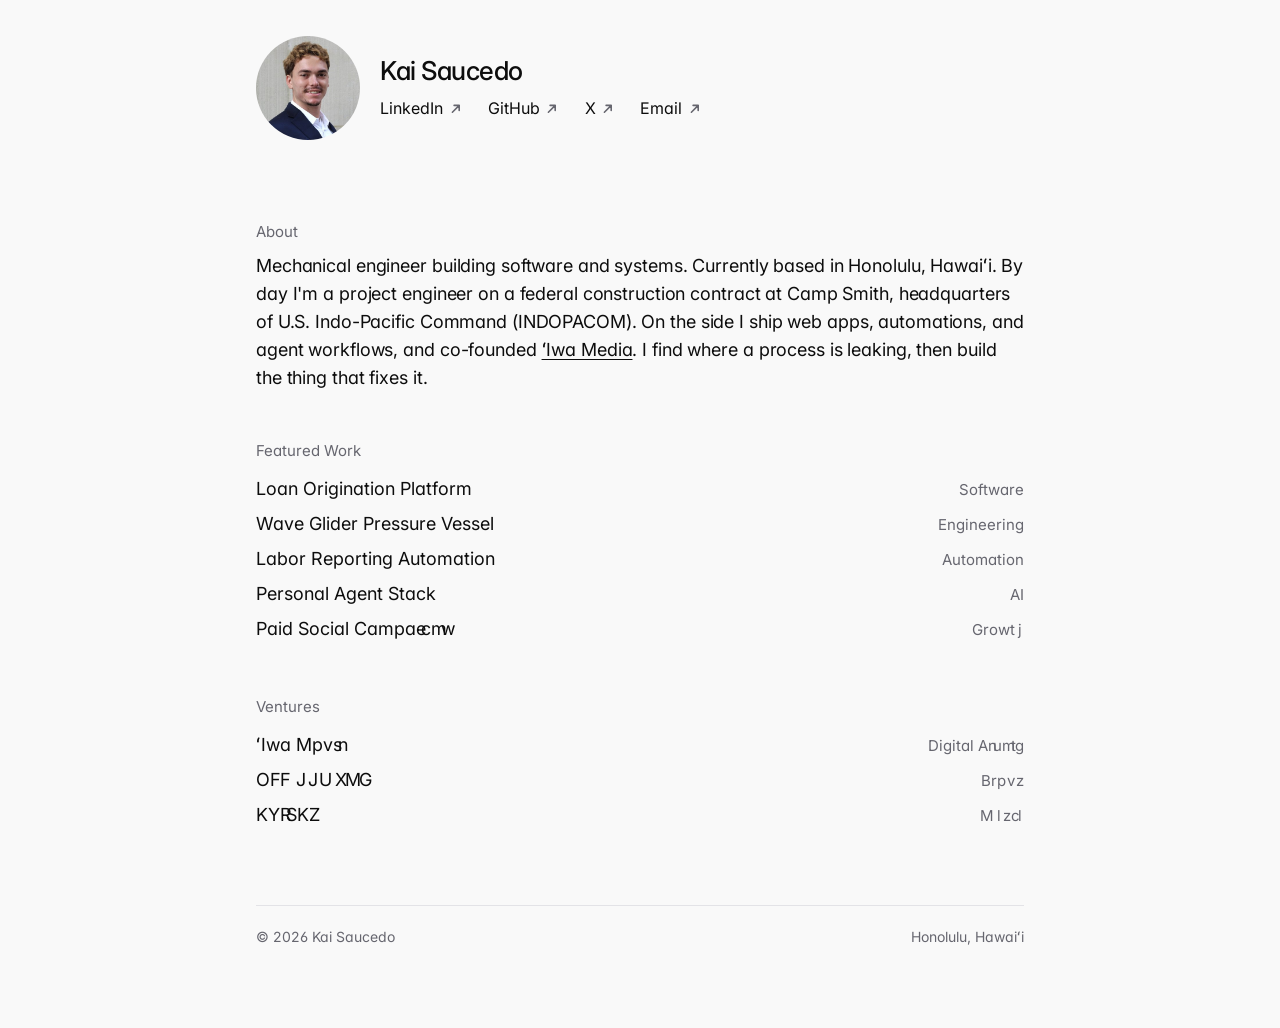
<file: index.html>
<!DOCTYPE html>
<html lang="en">
<head>
<meta charset="UTF-8">
<meta name="viewport" content="width=device-width, initial-scale=1.0, viewport-fit=cover">
<title>Kai Saucedo</title>
<meta name="description" content="Kai Saucedo, mechanical engineer building software, automations, and agent workflows in Honolulu.">
<meta name="claude:viewport-fit-sides" content="cover">
<link rel="preconnect" href="https://fonts.googleapis.com">
<link rel="preconnect" href="https://fonts.gstatic.com" crossorigin>
<link rel="stylesheet" href="https://fonts.googleapis.com/css2?family=Inter:wght@400;500;600&display=swap">
<link rel="stylesheet" href="style.css">
<script>(function(){var r=document.documentElement;if(!(window.matchMedia&&matchMedia('(prefers-reduced-motion: reduce)').matches)){r.classList.add('scramble-pending');setTimeout(function(){r.classList.remove('scramble-pending')},2500);}})();</script>
</head>
<body>
<main class="wrap">
<header class="hero">
<img class="headshot" src="headshot.jpg" width="104" height="104" alt="Kai Saucedo">
<div class="hero-text">
<p class="name">Kai Saucedo</p>
<ul class="links"><li><a href="https://linkedin.com/in/kaisaucedo" target="_blank" rel="noopener"><span>LinkedIn</span><svg viewBox="0 0 12 12" aria-hidden="true"><path d="M3 9 9 3M4.5 3H9v4.5"/></svg></a></li><li><a href="https://github.com/ka1saucedo" target="_blank" rel="noopener"><span>GitHub</span><svg viewBox="0 0 12 12" aria-hidden="true"><path d="M3 9 9 3M4.5 3H9v4.5"/></svg></a></li><li><a href="https://x.com/ka1saucedo" target="_blank" rel="noopener"><span>X</span><svg viewBox="0 0 12 12" aria-hidden="true"><path d="M3 9 9 3M4.5 3H9v4.5"/></svg></a></li><li><a href="mailto:ka1saucedo@outlook.com"><span>Email</span><svg viewBox="0 0 12 12" aria-hidden="true"><path d="M3 9 9 3M4.5 3H9v4.5"/></svg></a></li></ul>
</div>
</header>
<p class="group-label">About</p>
<p class="intro" data-scramble data-delay="120" data-duration="1300">Mechanical engineer building software and systems. Currently based in Honolulu, Hawaiʻi. By day I'm a project engineer on a federal construction contract at Camp Smith, headquarters of U.S. Indo-Pacific Command (INDOPACOM). On the side I ship web apps, automations, and agent workflows, and co-founded <a class="inline-link" href="https://iwamedia.com" target="_blank" rel="noopener">ʻIwa Media</a>. I find where a process is leaking, then build the thing that fixes it.</p>
<p class="group-label">Featured Work</p><ul class="work"><li><a href="lending.html"><span class="title" data-scramble data-delay="700" data-duration="520">Loan Origination Platform</span><span class="tag" data-scramble data-delay="760" data-duration="460">Software</span></a></li><li><a href="capstone.html"><span class="title" data-scramble data-delay="770" data-duration="520">Wave Glider Pressure Vessel</span><span class="tag" data-scramble data-delay="830" data-duration="460">Engineering</span></a></li><li><a href="automation.html"><span class="title" data-scramble data-delay="840" data-duration="520">Labor Reporting Automation</span><span class="tag" data-scramble data-delay="900" data-duration="460">Automation</span></a></li><li><a href="agents.html"><span class="title" data-scramble data-delay="910" data-duration="520">Personal Agent Stack</span><span class="tag" data-scramble data-delay="970" data-duration="460">AI</span></a></li><li><a href="growth.html"><span class="title" data-scramble data-delay="980" data-duration="520">Paid Social Campaigns</span><span class="tag" data-scramble data-delay="1040" data-duration="460">Growth</span></a></li></ul><p class="group-label">Ventures</p><ul class="work"><li><a href="iwa-media.html"><span class="title" data-scramble data-delay="1080" data-duration="520">ʻIwa Media</span><span class="tag" data-scramble data-delay="1140" data-duration="460">Digital Studio</span></a></li><li><a href="off-the-top.html"><span class="title" data-scramble data-delay="1150" data-duration="520">OFF THE TOP</span><span class="tag" data-scramble data-delay="1210" data-duration="460">Brand</span></a></li><li><a href="kaikai.html"><span class="title" data-scramble data-delay="1220" data-duration="520">KAIKAI</span><span class="tag" data-scramble data-delay="1280" data-duration="460">Music</span></a></li></ul>
<footer class="foot"><span>&copy; 2026 Kai Saucedo</span><span>Honolulu, Hawaiʻi</span></footer>
</main>
<script src="site.js"></script>
</body>
</html>
</file>
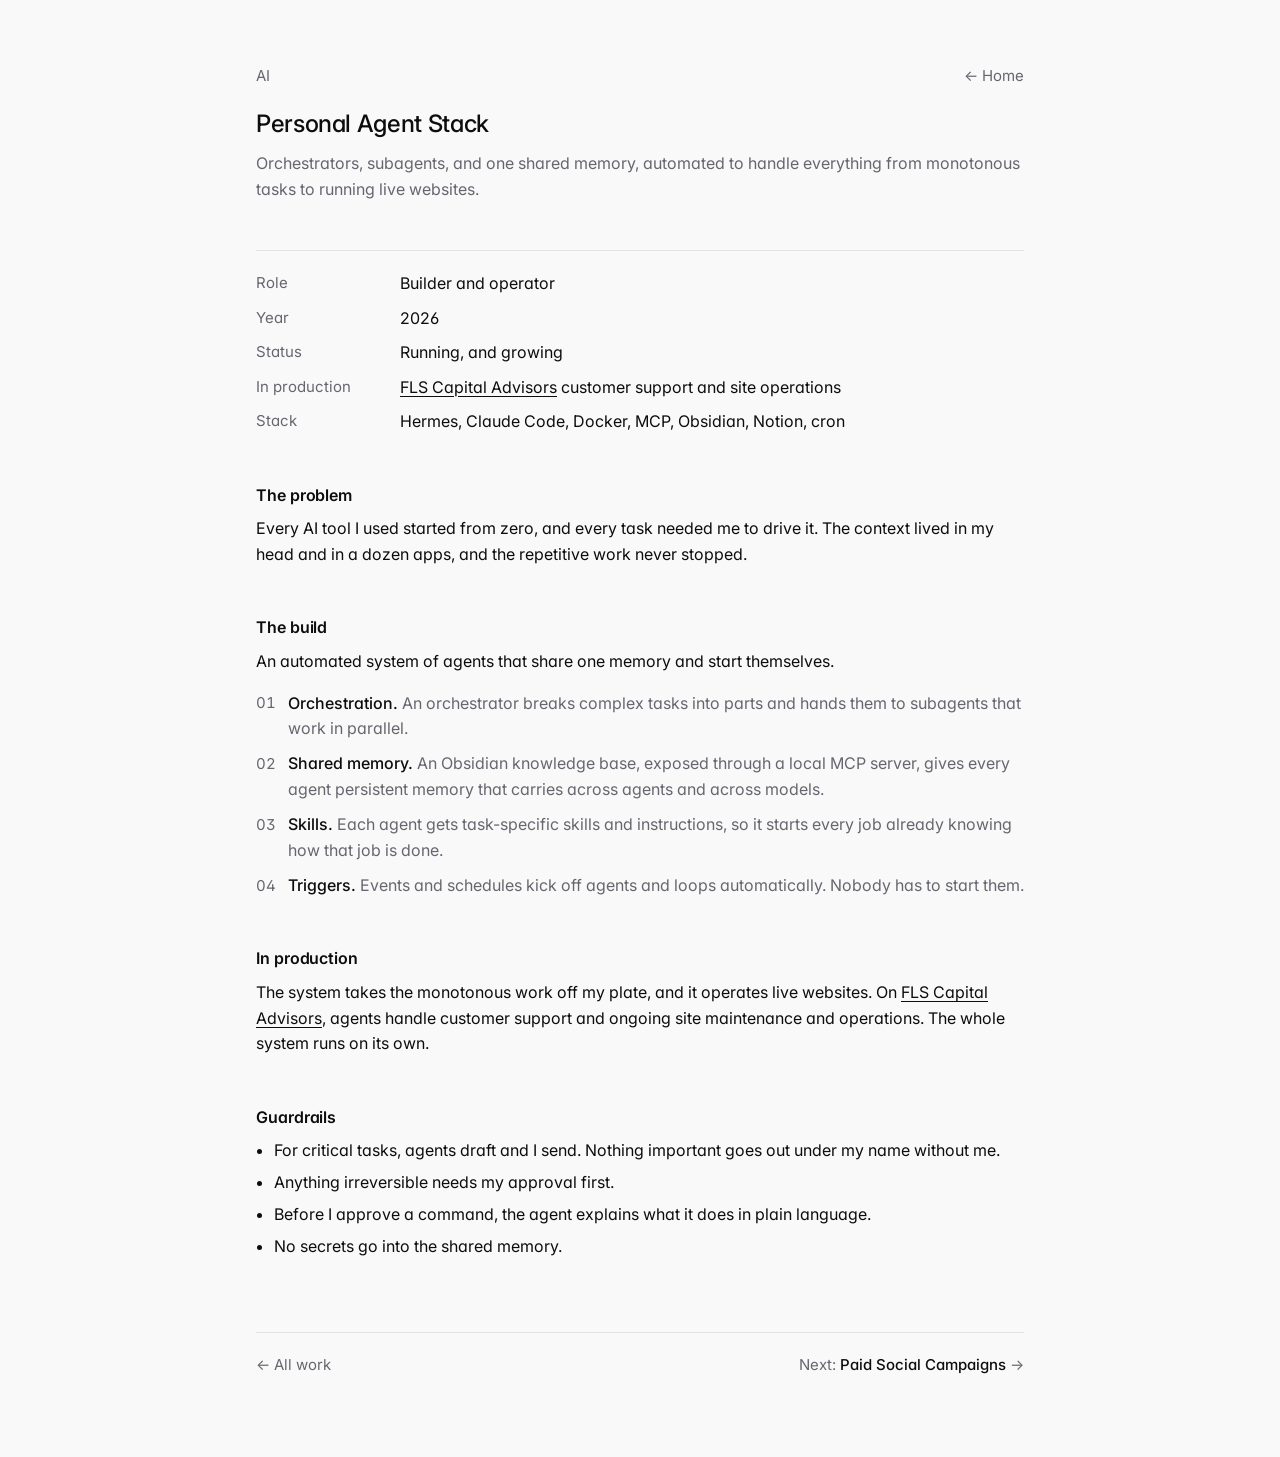
<file: agents.html>
<!DOCTYPE html>
<html lang="en">
<head>
<meta charset="UTF-8">
<meta name="viewport" content="width=device-width, initial-scale=1.0, viewport-fit=cover">
<title>Personal Agent Stack · Kai Saucedo</title>
<meta name="description" content="An automated agent system with orchestrators, subagents and shared memory, running repetitive work and live website operations.">
<meta name="claude:viewport-fit-sides" content="cover">
<link rel="preconnect" href="https://fonts.googleapis.com">
<link rel="preconnect" href="https://fonts.gstatic.com" crossorigin>
<link rel="stylesheet" href="https://fonts.googleapis.com/css2?family=Inter:wght@400;500;600&display=swap">
<link rel="stylesheet" href="style.css">
<script>(function(){var r=document.documentElement;if(!(window.matchMedia&&matchMedia('(prefers-reduced-motion: reduce)').matches)){r.classList.add('scramble-pending');setTimeout(function(){r.classList.remove('scramble-pending')},2500);}})();</script>
</head>
<body>
<main class="wrap">
<div class="page-top"><p class="kicker">AI</p><a class="back" href="index.html">&larr; Home</a></div>
<h1>Personal Agent Stack</h1>
<p class="lede">Orchestrators, subagents, and one shared memory, automated to handle everything from monotonous tasks to running live websites.</p>

<dl class="meta"><dt>Role</dt><dd>Builder and operator</dd><dt>Year</dt><dd>2026</dd><dt>Status</dt><dd>Running, and growing</dd><dt>In production</dt><dd><a class="inline-link" href="lending.html">FLS Capital Advisors</a> customer support and site operations</dd><dt>Stack</dt><dd>Hermes, Claude Code, Docker, MCP, Obsidian, Notion, cron</dd></dl><div class="prose">
<h2>The problem</h2>
<p>Every AI tool I used started from zero, and every task needed me to drive it. The context lived in my head and in a dozen apps, and the repetitive work never stopped.</p>
<h2>The build</h2>
<p>An automated system of agents that share one memory and start themselves.</p>
<ol class="flow"><li><div><strong>Orchestration.</strong> <span>An orchestrator breaks complex tasks into parts and hands them to subagents that work in parallel.</span></div></li><li><div><strong>Shared memory.</strong> <span>An Obsidian knowledge base, exposed through a local MCP server, gives every agent persistent memory that carries across agents and across models.</span></div></li><li><div><strong>Skills.</strong> <span>Each agent gets task-specific skills and instructions, so it starts every job already knowing how that job is done.</span></div></li><li><div><strong>Triggers.</strong> <span>Events and schedules kick off agents and loops automatically. Nobody has to start them.</span></div></li></ol><h2>In production</h2>
<p>The system takes the monotonous work off my plate, and it operates live websites. On <a href="lending.html">FLS Capital Advisors</a>, agents handle customer support and ongoing site maintenance and operations. The whole system runs on its own.</p>
<h2>Guardrails</h2>
<ul class="plain-list">
<li>For critical tasks, agents draft and I send. Nothing important goes out under my name without me.</li>
<li>Anything irreversible needs my approval first.</li>
<li>Before I approve a command, the agent explains what it does in plain language.</li>
<li>No secrets go into the shared memory.</li>
</ul>
</div>
<nav class="pager" aria-label="More work"><a href="index.html">&larr; All work</a><a href="growth.html">Next: <b>Paid Social Campaigns</b> &rarr;</a></nav>
</main>
<script src="site.js"></script>
</body>
</html>
</file>
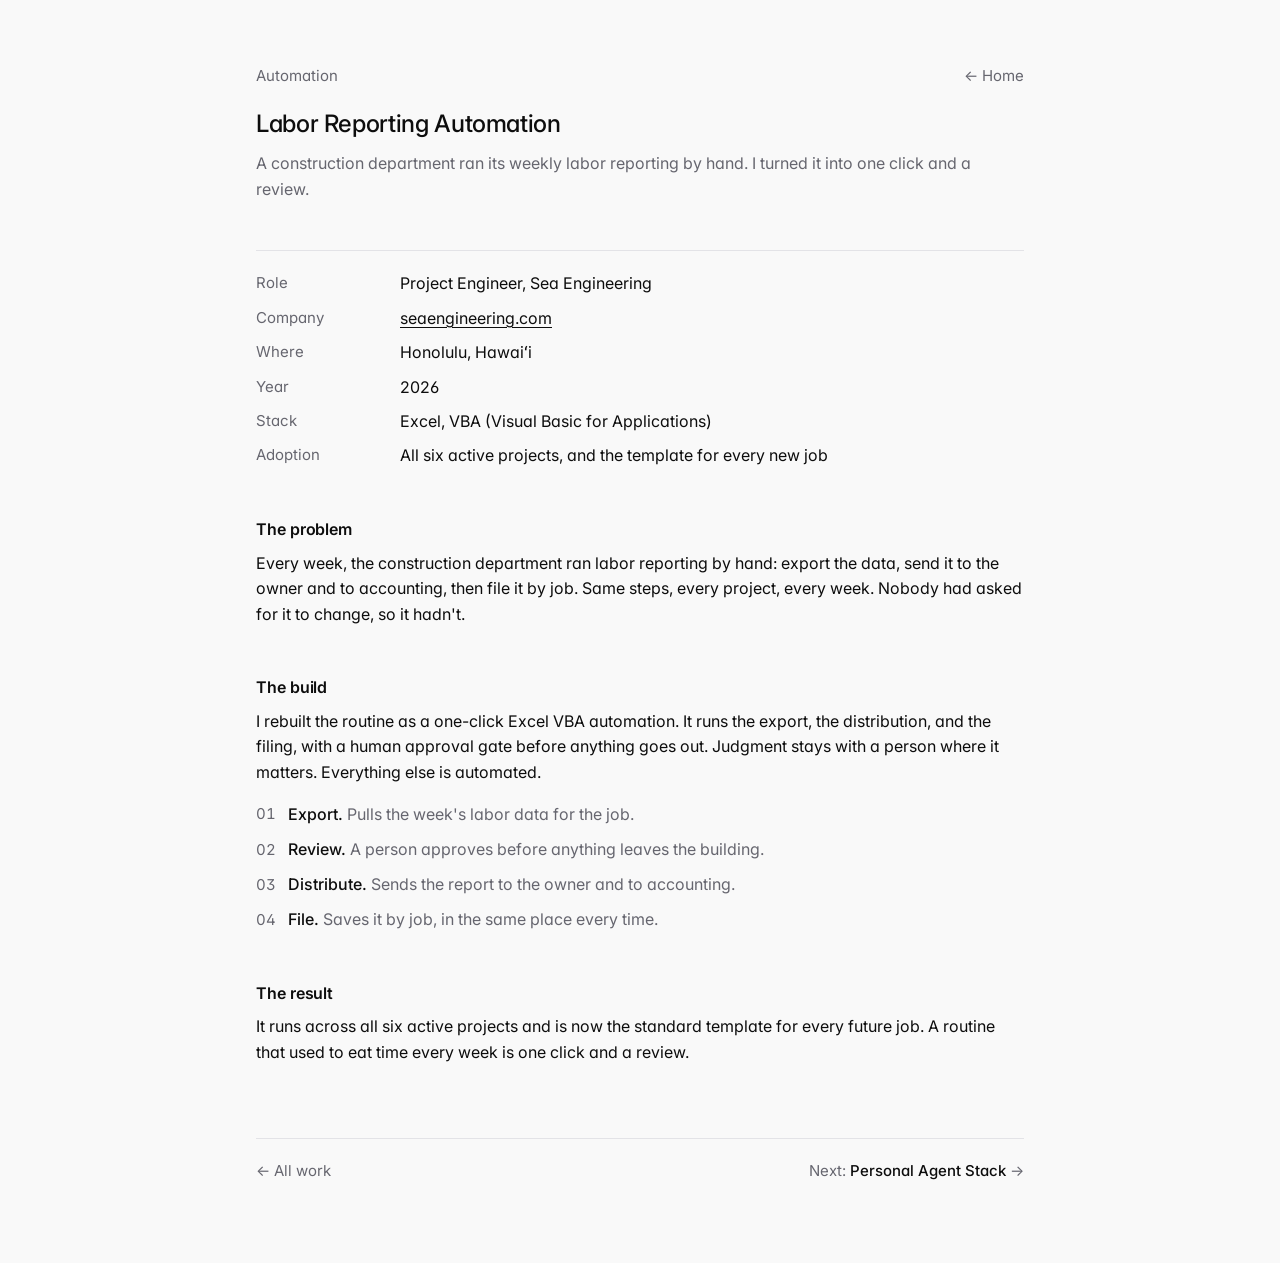
<file: automation.html>
<!DOCTYPE html>
<html lang="en">
<head>
<meta charset="UTF-8">
<meta name="viewport" content="width=device-width, initial-scale=1.0, viewport-fit=cover">
<title>Labor Reporting Automation · Kai Saucedo</title>
<meta name="description" content="A one-click Excel VBA automation that replaced a construction department&#x27;s manual weekly labor reporting.">
<meta name="claude:viewport-fit-sides" content="cover">
<link rel="preconnect" href="https://fonts.googleapis.com">
<link rel="preconnect" href="https://fonts.gstatic.com" crossorigin>
<link rel="stylesheet" href="https://fonts.googleapis.com/css2?family=Inter:wght@400;500;600&display=swap">
<link rel="stylesheet" href="style.css">
<script>(function(){var r=document.documentElement;if(!(window.matchMedia&&matchMedia('(prefers-reduced-motion: reduce)').matches)){r.classList.add('scramble-pending');setTimeout(function(){r.classList.remove('scramble-pending')},2500);}})();</script>
</head>
<body>
<main class="wrap">
<div class="page-top"><p class="kicker">Automation</p><a class="back" href="index.html">&larr; Home</a></div>
<h1>Labor Reporting Automation</h1>
<p class="lede">A construction department ran its weekly labor reporting by hand. I turned it into one click and a review.</p>

<dl class="meta"><dt>Role</dt><dd>Project Engineer, Sea Engineering</dd><dt>Company</dt><dd><a class="inline-link" href="https://seaengineering.com" target="_blank" rel="noopener">seaengineering.com</a></dd><dt>Where</dt><dd>Honolulu, Hawaiʻi</dd><dt>Year</dt><dd>2026</dd><dt>Stack</dt><dd>Excel, VBA (Visual Basic for Applications)</dd><dt>Adoption</dt><dd>All six active projects, and the template for every new job</dd></dl><div class="prose">
<h2>The problem</h2>
<p>Every week, the construction department ran labor reporting by hand: export the data, send it to the owner and to accounting, then file it by job. Same steps, every project, every week. Nobody had asked for it to change, so it hadn't.</p>
<h2>The build</h2>
<p>I rebuilt the routine as a one-click Excel VBA automation. It runs the export, the distribution, and the filing, with a human approval gate before anything goes out. Judgment stays with a person where it matters. Everything else is automated.</p>
<ol class="flow"><li><div><strong>Export.</strong> <span>Pulls the week's labor data for the job.</span></div></li><li><div><strong>Review.</strong> <span>A person approves before anything leaves the building.</span></div></li><li><div><strong>Distribute.</strong> <span>Sends the report to the owner and to accounting.</span></div></li><li><div><strong>File.</strong> <span>Saves it by job, in the same place every time.</span></div></li></ol><h2>The result</h2>
<p>It runs across all six active projects and is now the standard template for every future job. A routine that used to eat time every week is one click and a review.</p>
</div>
<nav class="pager" aria-label="More work"><a href="index.html">&larr; All work</a><a href="agents.html">Next: <b>Personal Agent Stack</b> &rarr;</a></nav>
</main>
<script src="site.js"></script>
</body>
</html>
</file>
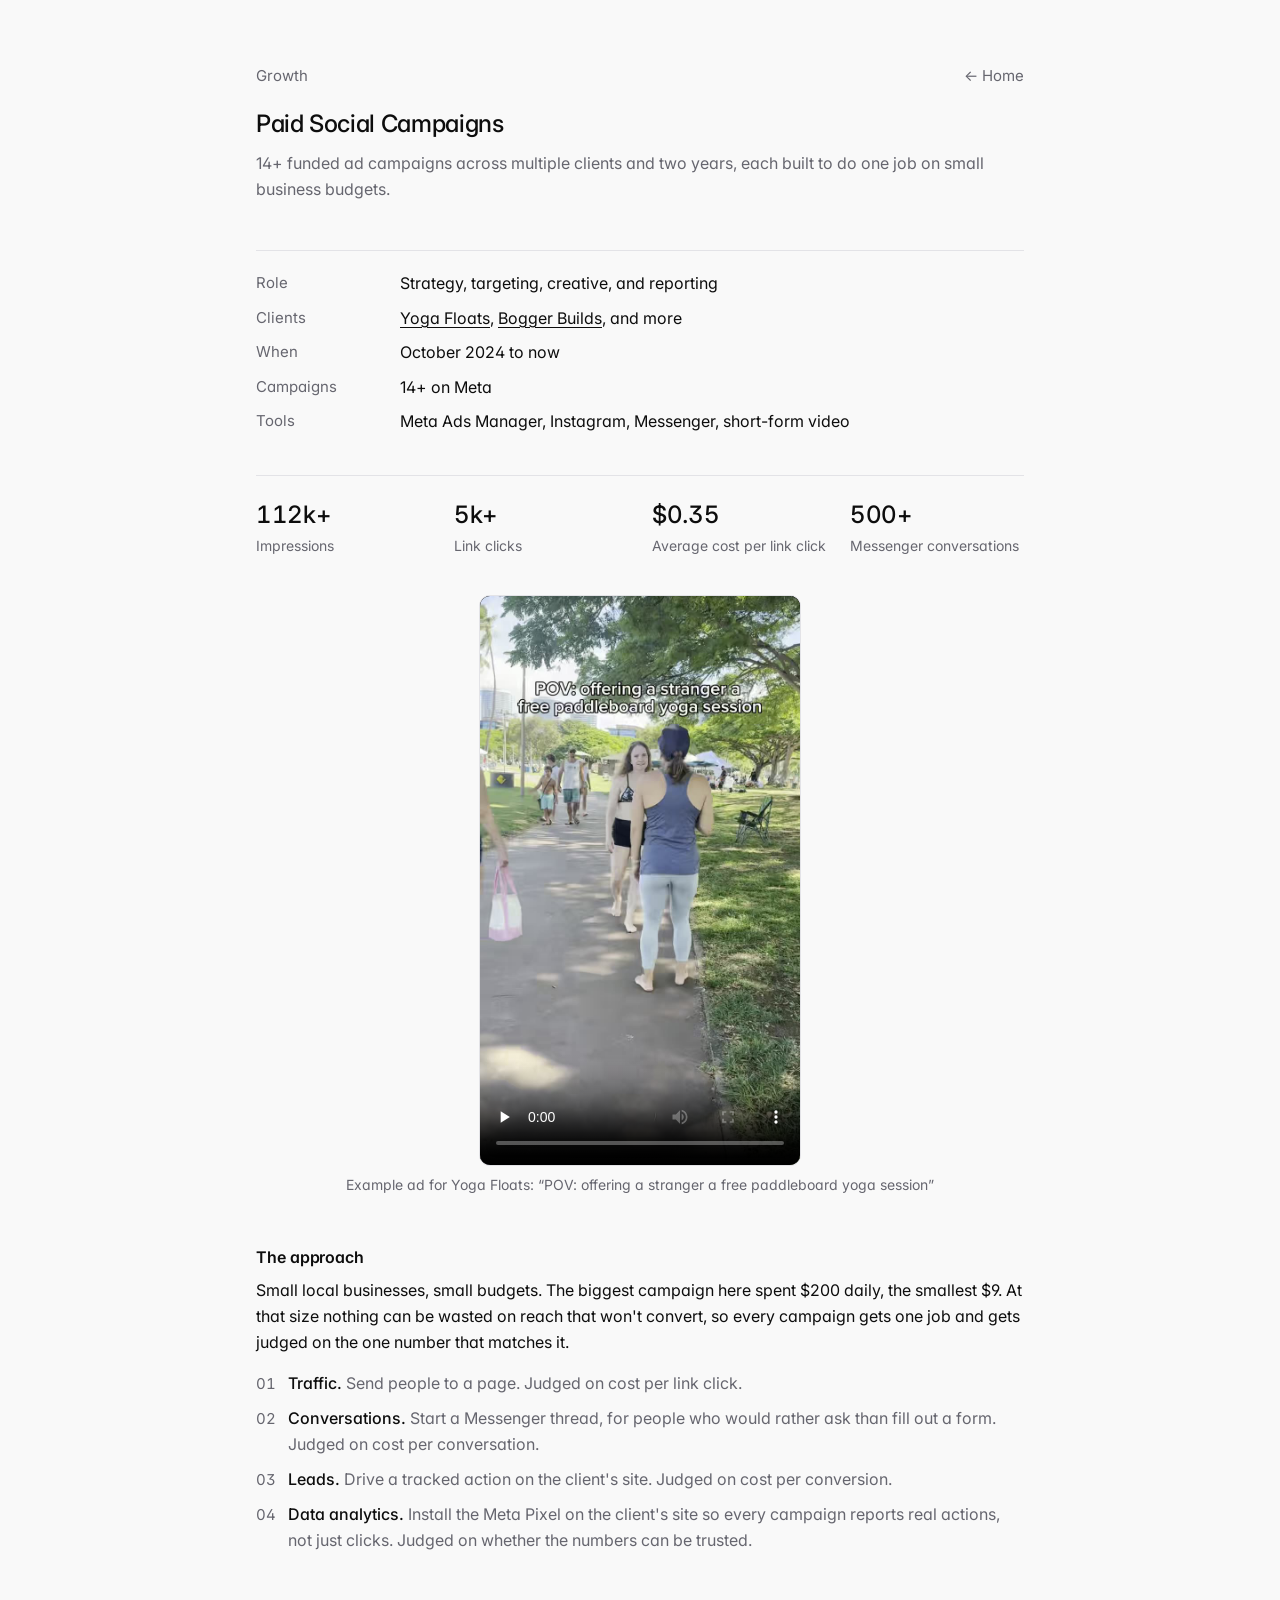
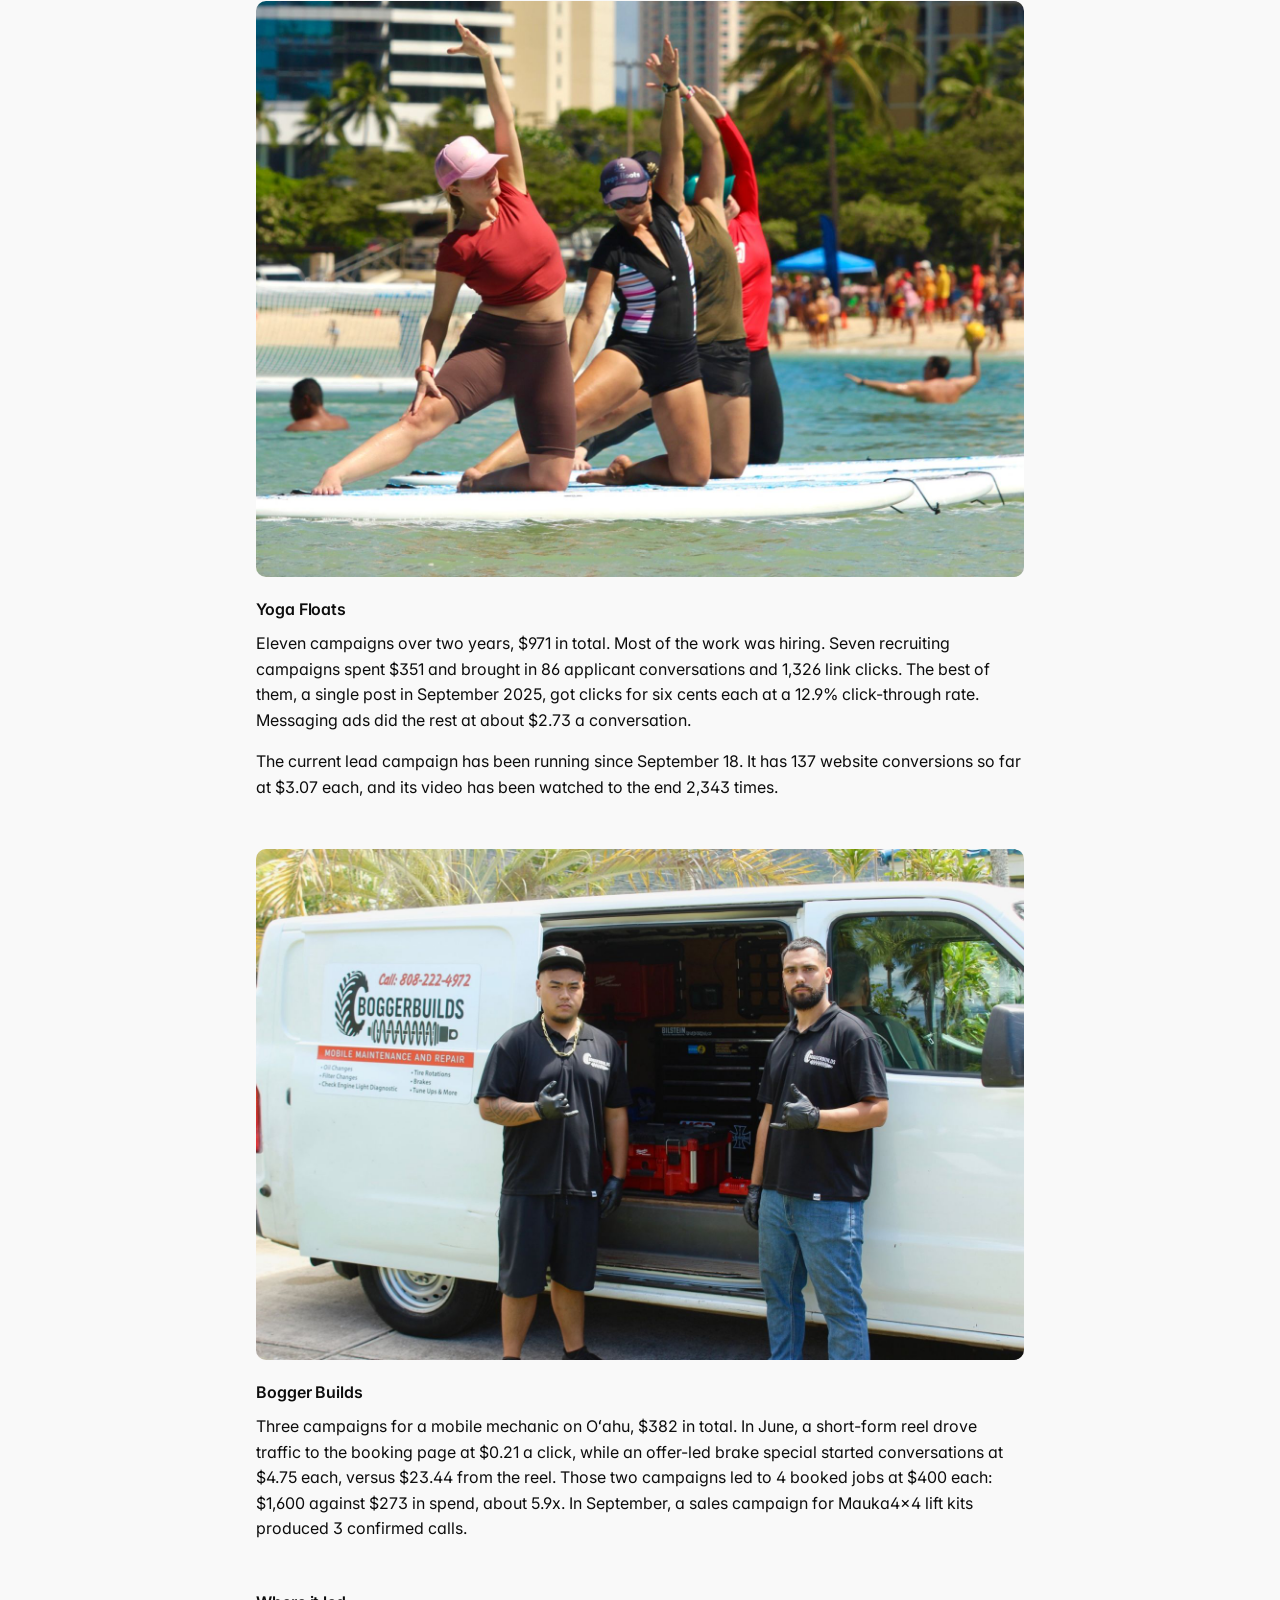
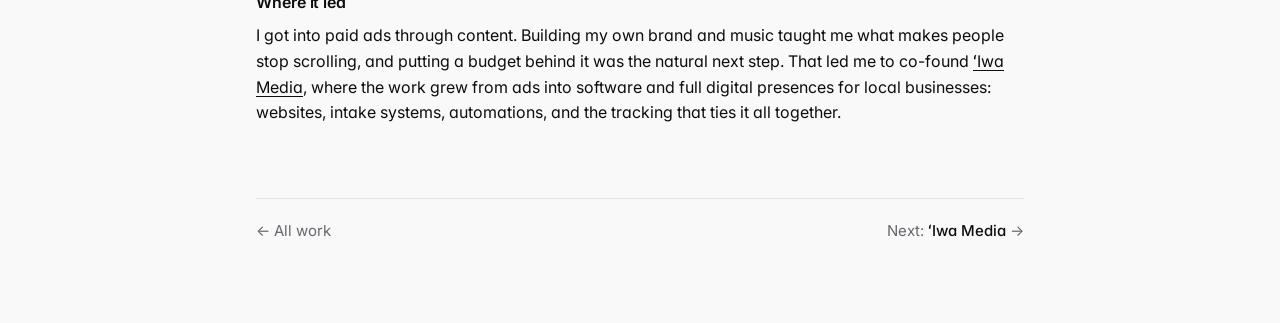
<file: growth.html>
<!DOCTYPE html>
<html lang="en">
<head>
<meta charset="UTF-8">
<meta name="viewport" content="width=device-width, initial-scale=1.0, viewport-fit=cover">
<title>Paid Social Campaigns · Kai Saucedo</title>
<meta name="description" content="Fourteen Meta campaigns for Yoga Floats and Bogger Builds: 3,873 link clicks at $0.35 average and 117 Messenger conversations on $1,353 in spend.">
<meta name="claude:viewport-fit-sides" content="cover">
<link rel="preconnect" href="https://fonts.googleapis.com">
<link rel="preconnect" href="https://fonts.gstatic.com" crossorigin>
<link rel="stylesheet" href="https://fonts.googleapis.com/css2?family=Inter:wght@400;500;600&display=swap">
<link rel="stylesheet" href="style.css">
<script>(function(){var r=document.documentElement;if(!(window.matchMedia&&matchMedia('(prefers-reduced-motion: reduce)').matches)){r.classList.add('scramble-pending');setTimeout(function(){r.classList.remove('scramble-pending')},2500);}})();</script>
</head>
<body>
<main class="wrap">
<div class="page-top"><p class="kicker">Growth</p><a class="back" href="index.html">&larr; Home</a></div>
<h1>Paid Social Campaigns</h1>
<p class="lede">14+ funded ad campaigns across multiple clients and two years, each built to do one job on small business budgets.</p>

<dl class="meta"><dt>Role</dt><dd>Strategy, targeting, creative, and reporting</dd><dt>Clients</dt><dd><a class="inline-link" href="https://yogafloats.com" target="_blank" rel="noopener">Yoga Floats</a>, <a class="inline-link" href="https://boggerbuilds.com" target="_blank" rel="noopener">Bogger Builds</a>, and more</dd><dt>When</dt><dd>October 2024 to now</dd><dt>Campaigns</dt><dd>14+ on Meta</dd><dt>Tools</dt><dd>Meta Ads Manager, Instagram, Messenger, short-form video</dd></dl><dl class="figures">
<div><dt>112k+</dt><dd>Impressions</dd></div>
<div><dt>5k+</dt><dd>Link clicks</dd></div>
<div><dt>$0.35</dt><dd>Average cost per link click</dd></div>
<div><dt>500+</dt><dd>Messenger conversations</dd></div>
</dl>
<div class="video vertical" style="aspect-ratio:540 / 960"><video controls playsinline preload="none" poster="media/yogafloats-ad.jpg" width="540" height="960" aria-label="Yoga Floats ad"><source src="media/yogafloats-ad.mp4" type="video/mp4"></video></div>
<p class="video-cap center">Example ad for Yoga Floats: &ldquo;POV: offering a stranger a free paddleboard yoga session&rdquo;</p>
<div class="prose">
<h2>The approach</h2>
<p>Small local businesses, small budgets. The biggest campaign here spent $200 daily, the smallest $9. At that size nothing can be wasted on reach that won't convert, so every campaign gets one job and gets judged on the one number that matches it.</p>
<ol class="flow"><li><div><strong>Traffic.</strong> <span>Send people to a page. Judged on cost per link click.</span></div></li><li><div><strong>Conversations.</strong> <span>Start a Messenger thread, for people who would rather ask than fill out a form. Judged on cost per conversation.</span></div></li><li><div><strong>Leads.</strong> <span>Drive a tracked action on the client's site. Judged on cost per conversion.</span></div></li><li><div><strong>Data analytics.</strong> <span>Install the Meta Pixel on the client's site so every campaign reports real actions, not just clicks. Judged on whether the numbers can be trusted.</span></div></li></ol><figure class="shot shot-lead"><img src="media/yogafloats.jpg" width="1600" height="1200" loading="lazy" alt="A Yoga Floats class stretching on paddleboards off a Honolulu beach"></figure>
<h2 class="after-shot">Yoga Floats</h2>
<p>Eleven campaigns over two years, $971 in total. Most of the work was hiring. Seven recruiting campaigns spent $351 and brought in 86 applicant conversations and 1,326 link clicks. The best of them, a single post in September 2025, got clicks for six cents each at a 12.9% click-through rate. Messaging ads did the rest at about $2.73 a conversation.</p>
<p>The current lead campaign has been running since September 18. It has 137 website conversions so far at $3.07 each, and its video has been watched to the end 2,343 times.</p>
<figure class="shot shot-lead"><img src="media/boggerbuilds.jpg" width="1600" height="1066" loading="lazy" alt="The two Bogger Builds mechanics in front of their mobile repair van"></figure>
<h2 class="after-shot">Bogger Builds</h2>
<p>Three campaigns for a mobile mechanic on Oʻahu, $382 in total. In June, a short-form reel drove traffic to the booking page at $0.21 a click, while an offer-led brake special started conversations at $4.75 each, versus $23.44 from the reel. Those two campaigns led to 4 booked jobs at $400 each: $1,600 against $273 in spend, about 5.9x. In September, a sales campaign for Mauka4x4 lift kits produced 3 confirmed calls.</p>
<h2>Where it led</h2>
<p>I got into paid ads through content. Building my own brand and music taught me what makes people stop scrolling, and putting a budget behind it was the natural next step. That led me to co-found <a href="iwa-media.html">ʻIwa Media</a>, where the work grew from ads into software and full digital presences for local businesses: websites, intake systems, automations, and the tracking that ties it all together.</p>
</div>
<nav class="pager" aria-label="More work"><a href="index.html">&larr; All work</a><a href="iwa-media.html">Next: <b>ʻIwa Media</b> &rarr;</a></nav>
</main>
<script src="site.js"></script>
</body>
</html>
</file>
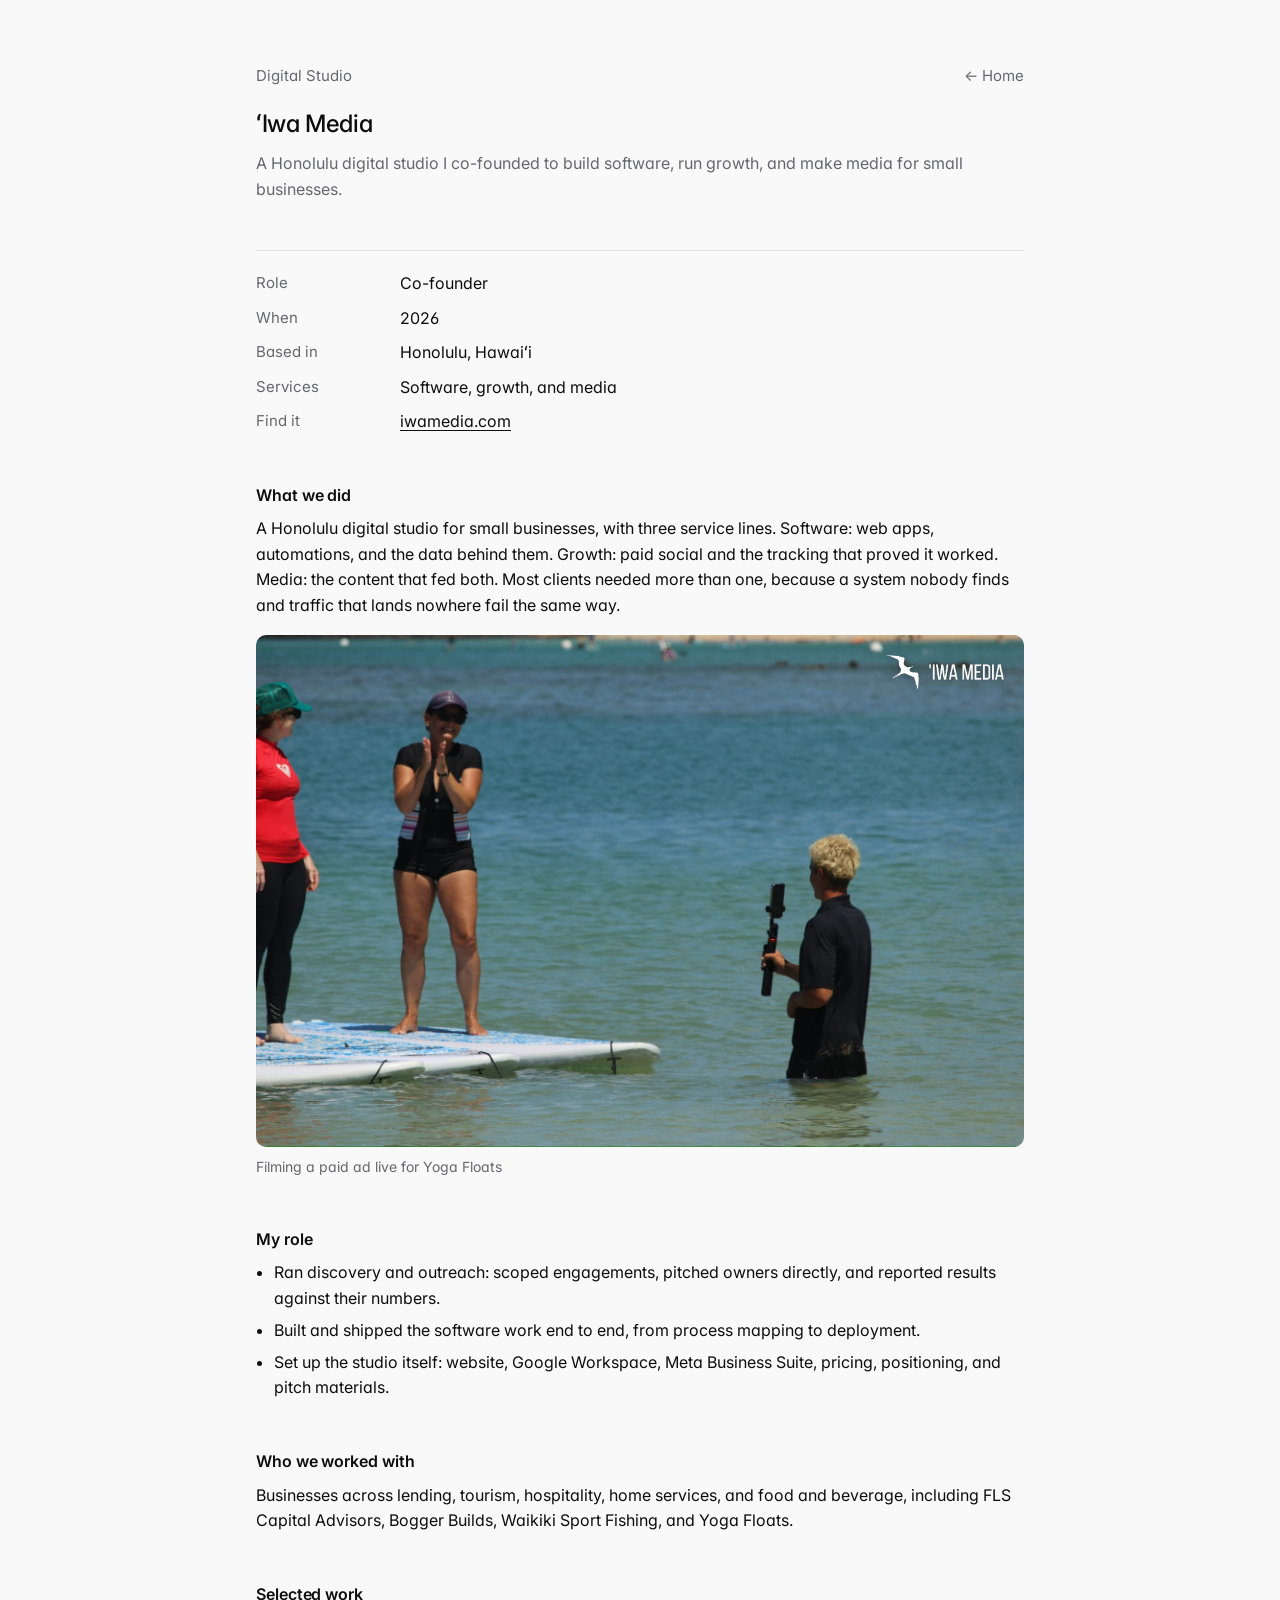
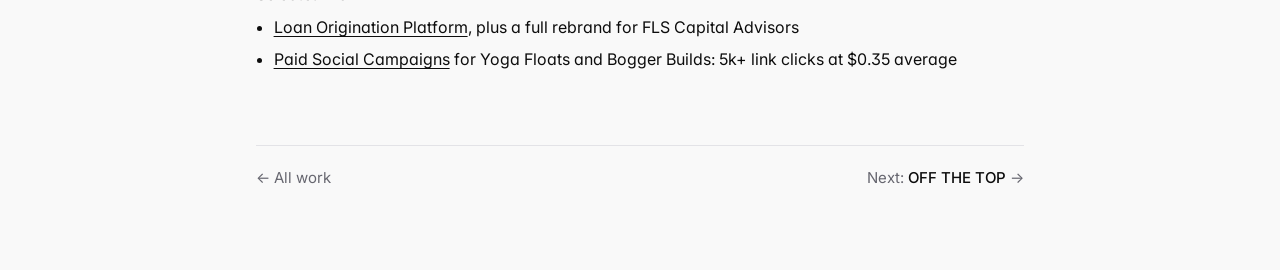
<file: iwa-media.html>
<!DOCTYPE html>
<html lang="en">
<head>
<meta charset="UTF-8">
<meta name="viewport" content="width=device-width, initial-scale=1.0, viewport-fit=cover">
<title>ʻIwa Media · Kai Saucedo</title>
<meta name="description" content="ʻIwa Media, the Honolulu digital studio Kai co-founded: software, growth, and media for small businesses.">
<meta name="claude:viewport-fit-sides" content="cover">
<link rel="preconnect" href="https://fonts.googleapis.com">
<link rel="preconnect" href="https://fonts.gstatic.com" crossorigin>
<link rel="stylesheet" href="https://fonts.googleapis.com/css2?family=Inter:wght@400;500;600&display=swap">
<link rel="stylesheet" href="style.css">
<script>(function(){var r=document.documentElement;if(!(window.matchMedia&&matchMedia('(prefers-reduced-motion: reduce)').matches)){r.classList.add('scramble-pending');setTimeout(function(){r.classList.remove('scramble-pending')},2500);}})();</script>
</head>
<body>
<main class="wrap">
<div class="page-top"><p class="kicker">Digital Studio</p><a class="back" href="index.html">&larr; Home</a></div>
<h1>ʻIwa Media</h1>
<p class="lede">A Honolulu digital studio I co-founded to build software, run growth, and make media for small businesses.</p>

<dl class="meta"><dt>Role</dt><dd>Co-founder</dd><dt>When</dt><dd>2026</dd><dt>Based in</dt><dd>Honolulu, Hawaiʻi</dd><dt>Services</dt><dd>Software, growth, and media</dd><dt>Find it</dt><dd><a class="inline-link" href="https://iwamedia.com" target="_blank" rel="noopener">iwamedia.com</a></dd></dl><div class="prose">
<h2>What we did</h2>
<p>A Honolulu digital studio for small businesses, with three service lines. Software: web apps, automations, and the data behind them. Growth: paid social and the tracking that proved it worked. Media: the content that fed both. Most clients needed more than one, because a system nobody finds and traffic that lands nowhere fail the same way.</p>
<figure class="shot shot-badge"><span class="badge" role="img" aria-label="ʻIwa Media logo"><img src="media/iwa-bird-white.png" alt="" width="449" height="473" class="brand-mark"><img src="media/iwa-wordmark-white.png" alt="" width="930" height="208" class="brand-word"></span><img src="media/iwa-filming.jpg" width="1600" height="1067" loading="lazy" alt="Filming a Yoga Floats ad from the water while the class stands on paddleboards"><figcaption>Filming a paid ad live for Yoga Floats</figcaption></figure>
<h2>My role</h2>
<ul class="plain-list">
<li>Ran discovery and outreach: scoped engagements, pitched owners directly, and reported results against their numbers.</li>
<li>Built and shipped the software work end to end, from process mapping to deployment.</li>
<li>Set up the studio itself: website, Google Workspace, Meta Business Suite, pricing, positioning, and pitch materials.</li>
</ul>
<h2>Who we worked with</h2>
<p>Businesses across lending, tourism, hospitality, home services, and food and beverage, including FLS Capital Advisors, Bogger Builds, Waikiki Sport Fishing, and Yoga Floats.</p>
<h2>Selected work</h2>
<ul class="plain-list">
<li><a href="lending.html">Loan Origination Platform</a>, plus a full rebrand for FLS Capital Advisors</li>
<li><a href="growth.html">Paid Social Campaigns</a> for Yoga Floats and Bogger Builds: 5k+ link clicks at $0.35 average</li>
</ul>
</div>
<nav class="pager" aria-label="More work"><a href="index.html">&larr; All work</a><a href="off-the-top.html">Next: <b>OFF THE TOP</b> &rarr;</a></nav>
</main>
<script src="site.js"></script>
</body>
</html>
</file>
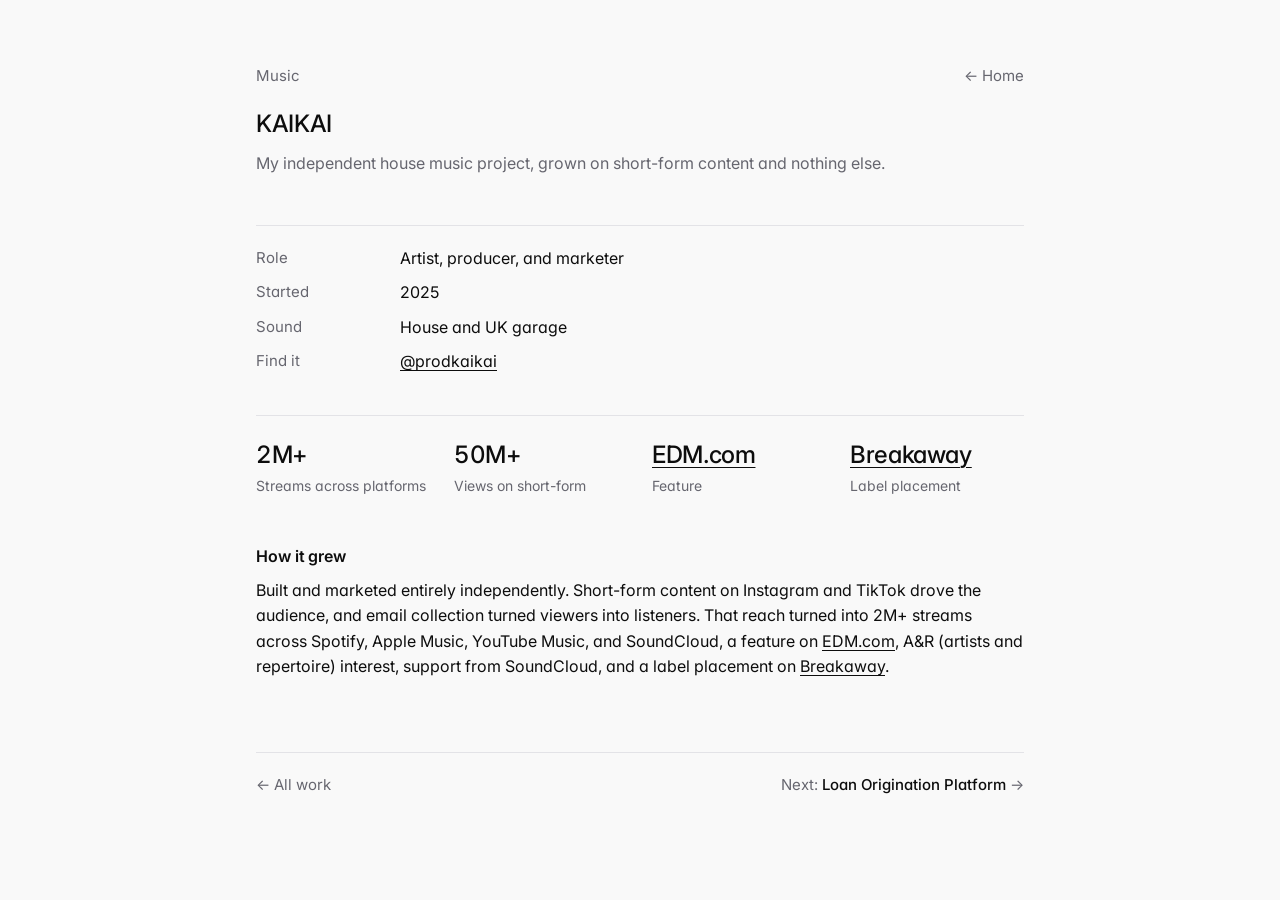
<file: kaikai.html>
<!DOCTYPE html>
<html lang="en">
<head>
<meta charset="UTF-8">
<meta name="viewport" content="width=device-width, initial-scale=1.0, viewport-fit=cover">
<title>KAIKAI · Kai Saucedo</title>
<meta name="description" content="KAIKAI, Kai&#x27;s independent house and UK garage project: 2M+ streams and an EDM.com feature.">
<meta name="claude:viewport-fit-sides" content="cover">
<link rel="preconnect" href="https://fonts.googleapis.com">
<link rel="preconnect" href="https://fonts.gstatic.com" crossorigin>
<link rel="stylesheet" href="https://fonts.googleapis.com/css2?family=Inter:wght@400;500;600&display=swap">
<link rel="stylesheet" href="style.css">
<script>(function(){var r=document.documentElement;if(!(window.matchMedia&&matchMedia('(prefers-reduced-motion: reduce)').matches)){r.classList.add('scramble-pending');setTimeout(function(){r.classList.remove('scramble-pending')},2500);}})();</script>
</head>
<body>
<main class="wrap">
<div class="page-top"><p class="kicker">Music</p><a class="back" href="index.html">&larr; Home</a></div>
<h1>KAIKAI</h1>
<p class="lede">My independent house music project, grown on short-form content and nothing else.</p>

<dl class="meta"><dt>Role</dt><dd>Artist, producer, and marketer</dd><dt>Started</dt><dd>2025</dd><dt>Sound</dt><dd>House and UK garage</dd><dt>Find it</dt><dd><a class="inline-link" href="https://instagram.com/prodkaikai" target="_blank" rel="noopener">@prodkaikai</a></dd></dl><dl class="figures">
<div><dt>2M+</dt><dd>Streams across platforms</dd></div>
<div><dt>50M+</dt><dd>Views on short-form</dd></div>
<div><dt><a href="https://edm.com/music-releases/kaikai-gtfo/" target="_blank" rel="noopener">EDM.com</a></dt><dd>Feature</dd></div>
<div><dt><a href="https://www.teambreakaway.com/breakaway-projects" target="_blank" rel="noopener">Breakaway</a></dt><dd>Label placement</dd></div>
</dl>
<div class="prose">
<h2>How it grew</h2>
<p>Built and marketed entirely independently. Short-form content on Instagram and TikTok drove the audience, and email collection turned viewers into listeners. That reach turned into 2M+ streams across Spotify, Apple Music, YouTube Music, and SoundCloud, a feature on <a href="https://edm.com/music-releases/kaikai-gtfo/" target="_blank" rel="noopener">EDM.com</a>, A&amp;R (artists and repertoire) interest, support from SoundCloud, and a label placement on <a href="https://www.teambreakaway.com/breakaway-projects" target="_blank" rel="noopener">Breakaway</a>.</p>
</div>
<nav class="pager" aria-label="More work"><a href="index.html">&larr; All work</a><a href="lending.html">Next: <b>Loan Origination Platform</b> &rarr;</a></nav>
</main>
<script src="site.js"></script>
</body>
</html>
</file>
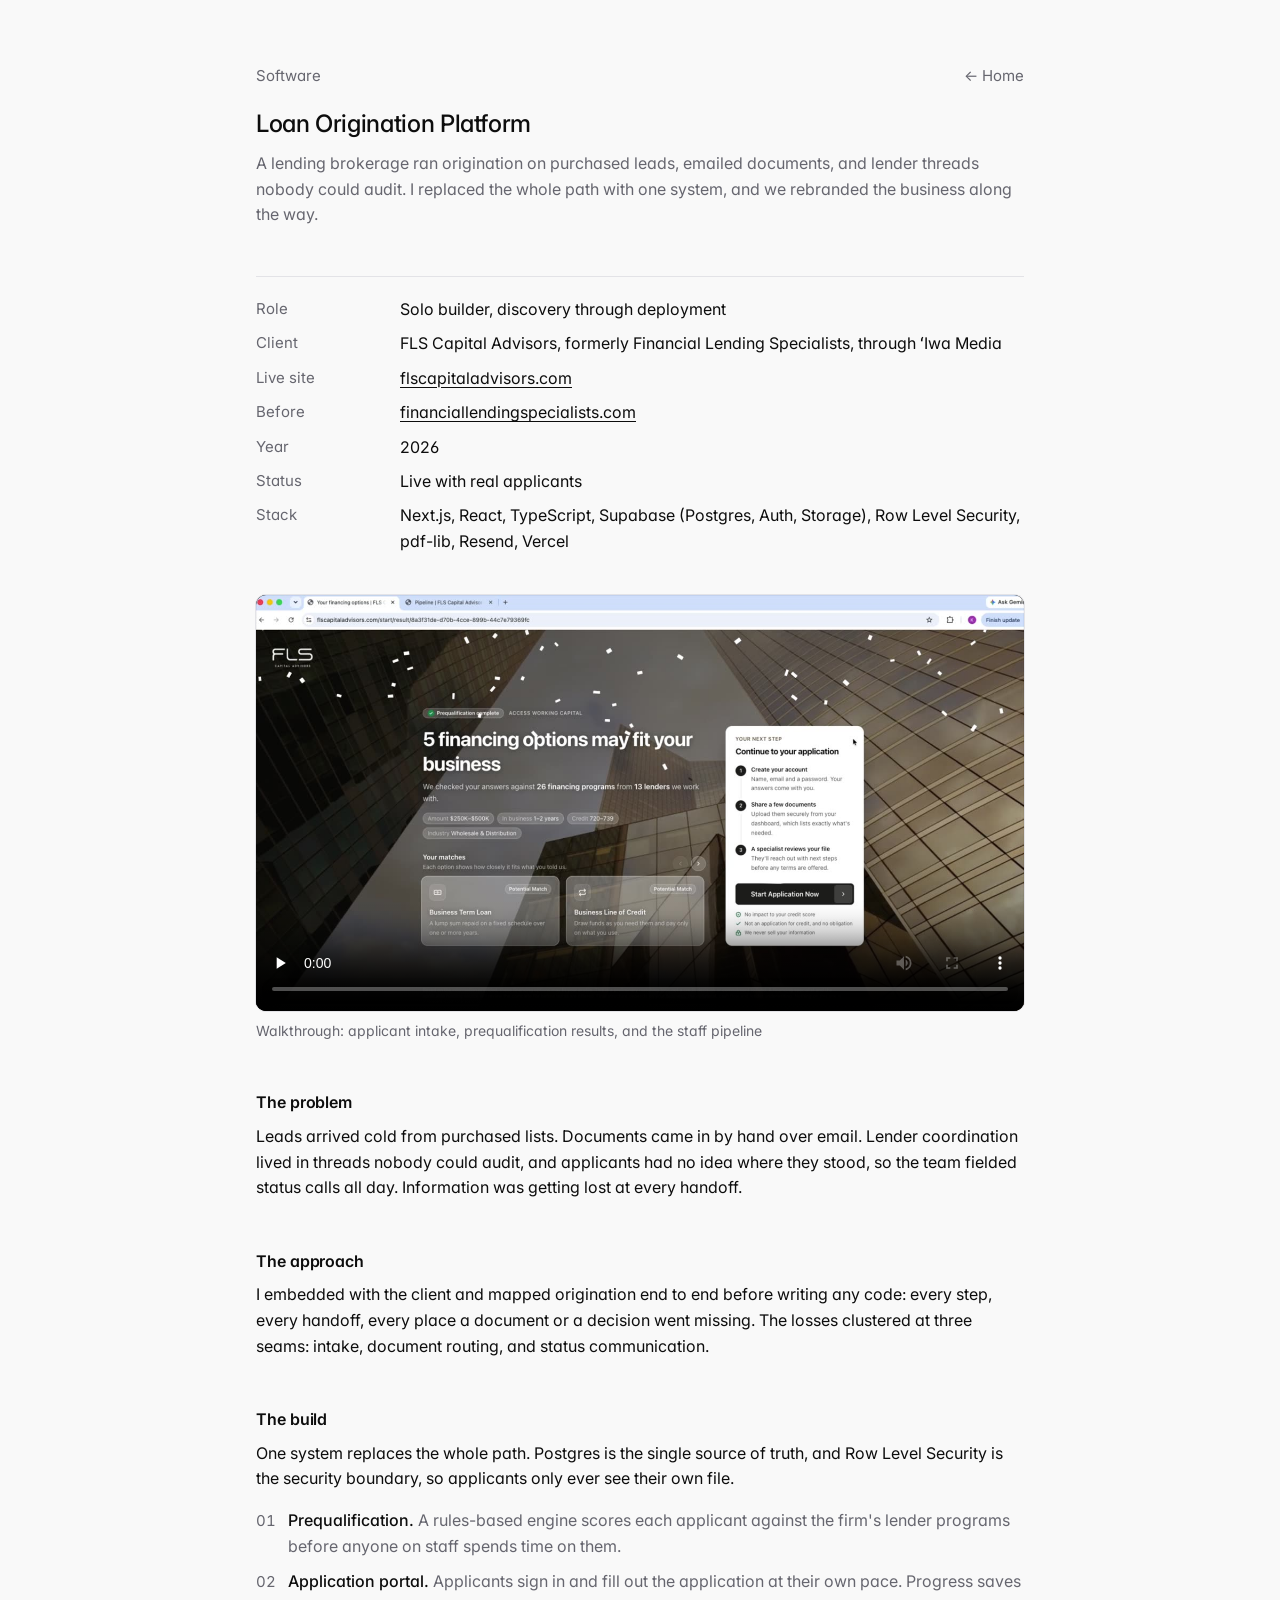
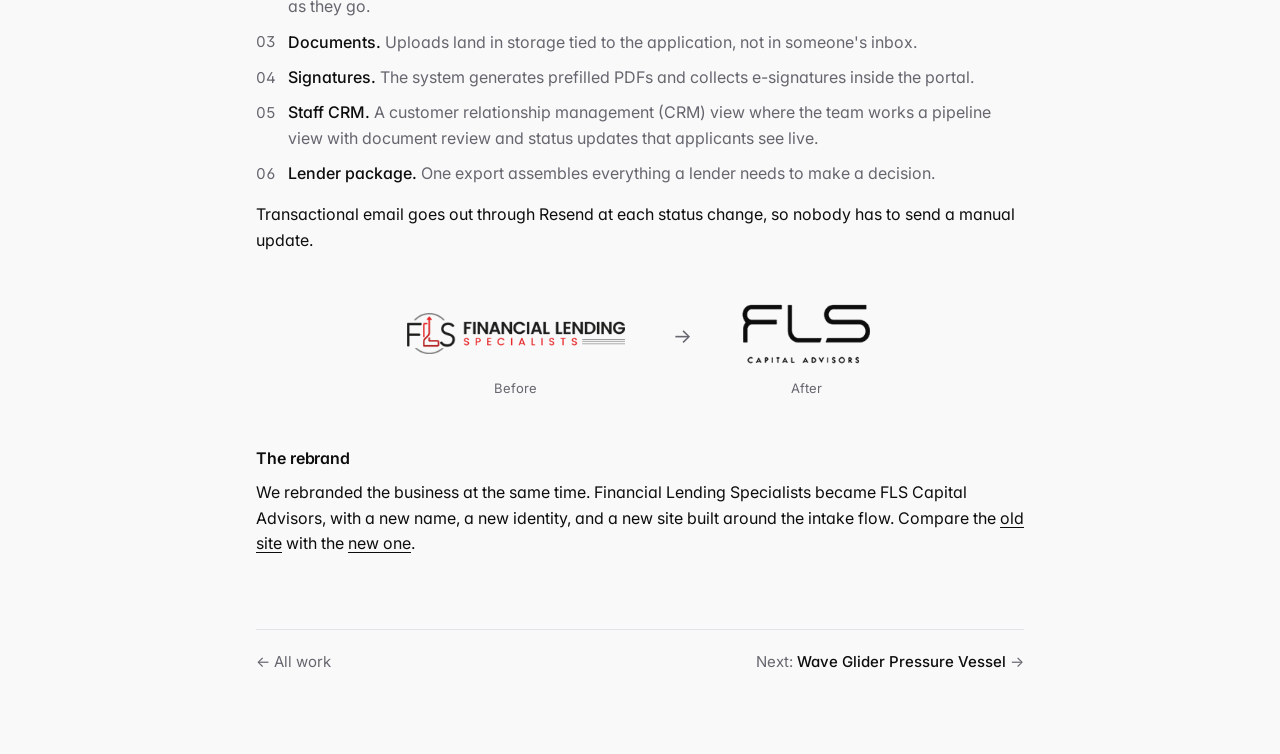
<file: lending.html>
<!DOCTYPE html>
<html lang="en">
<head>
<meta charset="UTF-8">
<meta name="viewport" content="width=device-width, initial-scale=1.0, viewport-fit=cover">
<title>Loan Origination Platform · Kai Saucedo</title>
<meta name="description" content="A loan origination platform for a commercial lending brokerage, built end to end and live with real applicants.">
<meta name="claude:viewport-fit-sides" content="cover">
<link rel="preconnect" href="https://fonts.googleapis.com">
<link rel="preconnect" href="https://fonts.gstatic.com" crossorigin>
<link rel="stylesheet" href="https://fonts.googleapis.com/css2?family=Inter:wght@400;500;600&display=swap">
<link rel="stylesheet" href="style.css">
<script>(function(){var r=document.documentElement;if(!(window.matchMedia&&matchMedia('(prefers-reduced-motion: reduce)').matches)){r.classList.add('scramble-pending');setTimeout(function(){r.classList.remove('scramble-pending')},2500);}})();</script>
</head>
<body>
<main class="wrap">
<div class="page-top"><p class="kicker">Software</p><a class="back" href="index.html">&larr; Home</a></div>
<h1>Loan Origination Platform</h1>
<p class="lede">A lending brokerage ran origination on purchased leads, emailed documents, and lender threads nobody could audit. I replaced the whole path with one system, and we rebranded the business along the way.</p>

<dl class="meta"><dt>Role</dt><dd>Solo builder, discovery through deployment</dd><dt>Client</dt><dd>FLS Capital Advisors, formerly Financial Lending Specialists, through ʻIwa Media</dd><dt>Live site</dt><dd><a class="inline-link" href="https://flscapitaladvisors.com" target="_blank" rel="noopener">flscapitaladvisors.com</a></dd><dt>Before</dt><dd><a class="inline-link" href="https://financiallendingspecialists.com" target="_blank" rel="noopener">financiallendingspecialists.com</a></dd><dt>Year</dt><dd>2026</dd><dt>Status</dt><dd>Live with real applicants</dd><dt>Stack</dt><dd>Next.js, React, TypeScript, Supabase (Postgres, Auth, Storage), Row Level Security, pdf-lib, Resend, Vercel</dd></dl><div class="video" style="aspect-ratio:1440 / 780"><video controls playsinline preload="none" poster="media/lending-demo.jpg" width="1440" height="780" aria-label="Loan origination platform walkthrough"><source src="media/lending-demo.mp4" type="video/mp4"></video></div><p class="video-cap">Walkthrough: applicant intake, prequalification results, and the staff pipeline</p><div class="prose">
<h2>The problem</h2>
<p>Leads arrived cold from purchased lists. Documents came in by hand over email. Lender coordination lived in threads nobody could audit, and applicants had no idea where they stood, so the team fielded status calls all day. Information was getting lost at every handoff.</p>
<h2>The approach</h2>
<p>I embedded with the client and mapped origination end to end before writing any code: every step, every handoff, every place a document or a decision went missing. The losses clustered at three seams: intake, document routing, and status communication.</p>
<h2>The build</h2>
<p>One system replaces the whole path. Postgres is the single source of truth, and Row Level Security is the security boundary, so applicants only ever see their own file.</p>
<ol class="flow"><li><div><strong>Prequalification.</strong> <span>A rules-based engine scores each applicant against the firm's lender programs before anyone on staff spends time on them.</span></div></li><li><div><strong>Application portal.</strong> <span>Applicants sign in and fill out the application at their own pace. Progress saves as they go.</span></div></li><li><div><strong>Documents.</strong> <span>Uploads land in storage tied to the application, not in someone's inbox.</span></div></li><li><div><strong>Signatures.</strong> <span>The system generates prefilled PDFs and collects e-signatures inside the portal.</span></div></li><li><div><strong>Staff CRM.</strong> <span>A customer relationship management (CRM) view where the team works a pipeline view with document review and status updates that applicants see live.</span></div></li><li><div><strong>Lender package.</strong> <span>One export assembles everything a lender needs to make a decision.</span></div></li></ol><p style="margin-top:1rem">Transactional email goes out through Resend at each status change, so nobody has to send a manual update.</p>
<div class="brand-pair"><figure><span class="logo-box"><img src="media/fls-old-logo.png" alt="Old Financial Lending Specialists logo" width="289" height="55" class="logo-old"></span><figcaption>Before</figcaption></figure><span class="brand-arrow" aria-hidden="true">&rarr;</span><figure><span class="logo-box"><img src="media/fls-logo.png" alt="New FLS Capital Advisors logo" width="181" height="87" class="logo-new"></span><figcaption>After</figcaption></figure></div>
<h2>The rebrand</h2>
<p>We rebranded the business at the same time. Financial Lending Specialists became FLS Capital Advisors, with a new name, a new identity, and a new site built around the intake flow. Compare the <a href="https://financiallendingspecialists.com" target="_blank" rel="noopener">old site</a> with the <a href="https://flscapitaladvisors.com" target="_blank" rel="noopener">new one</a>.</p>
</div>
<nav class="pager" aria-label="More work"><a href="index.html">&larr; All work</a><a href="capstone.html">Next: <b>Wave Glider Pressure Vessel</b> &rarr;</a></nav>
</main>
<script src="site.js"></script>
</body>
</html>
</file>
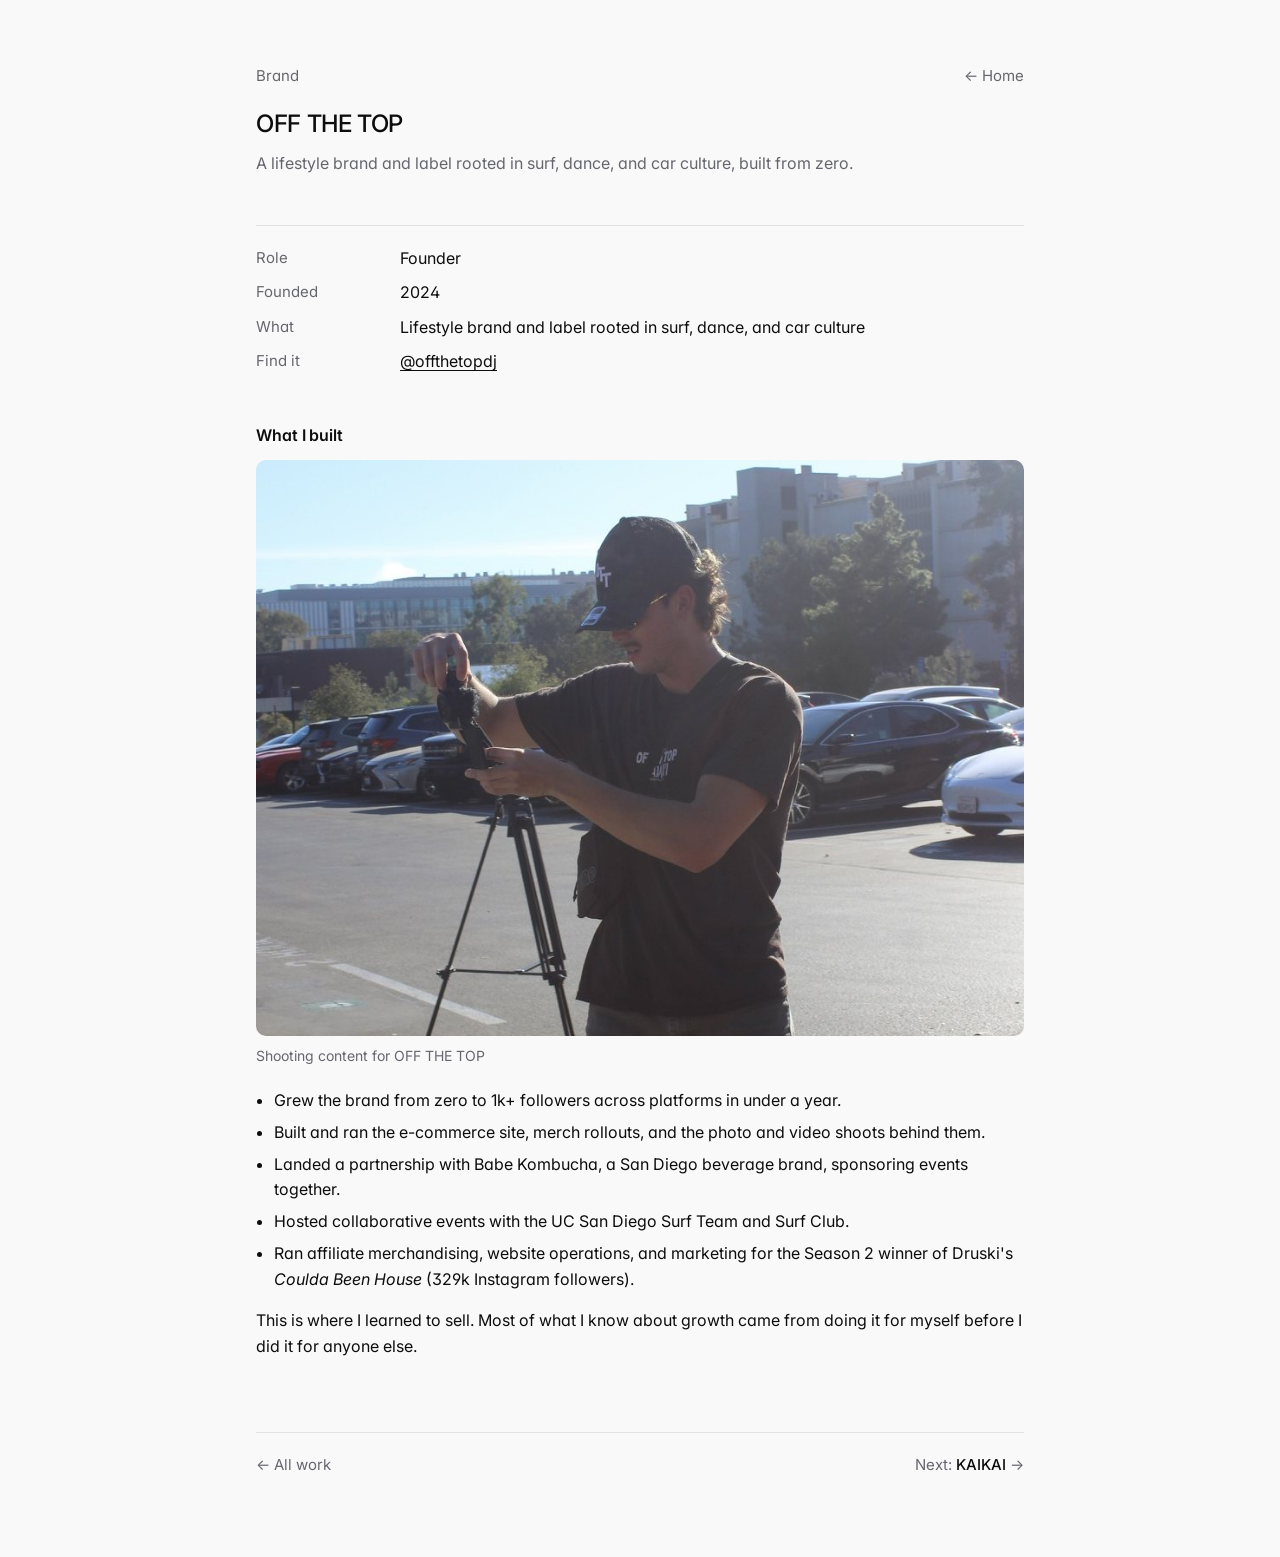
<file: off-the-top.html>
<!DOCTYPE html>
<html lang="en">
<head>
<meta charset="UTF-8">
<meta name="viewport" content="width=device-width, initial-scale=1.0, viewport-fit=cover">
<title>OFF THE TOP · Kai Saucedo</title>
<meta name="description" content="OFF THE TOP, a surf, dance and car culture lifestyle brand Kai built from zero.">
<meta name="claude:viewport-fit-sides" content="cover">
<link rel="preconnect" href="https://fonts.googleapis.com">
<link rel="preconnect" href="https://fonts.gstatic.com" crossorigin>
<link rel="stylesheet" href="https://fonts.googleapis.com/css2?family=Inter:wght@400;500;600&display=swap">
<link rel="stylesheet" href="style.css">
<script>(function(){var r=document.documentElement;if(!(window.matchMedia&&matchMedia('(prefers-reduced-motion: reduce)').matches)){r.classList.add('scramble-pending');setTimeout(function(){r.classList.remove('scramble-pending')},2500);}})();</script>
</head>
<body>
<main class="wrap">
<div class="page-top"><p class="kicker">Brand</p><a class="back" href="index.html">&larr; Home</a></div>
<h1>OFF THE TOP</h1>
<p class="lede">A lifestyle brand and label rooted in surf, dance, and car culture, built from zero.</p>

<dl class="meta"><dt>Role</dt><dd>Founder</dd><dt>Founded</dt><dd>2024</dd><dt>What</dt><dd>Lifestyle brand and label rooted in surf, dance, and car culture</dd><dt>Find it</dt><dd><a class="inline-link" href="https://instagram.com/offthetopdj" target="_blank" rel="noopener">@offthetopdj</a></dd></dl><div class="prose">
<h2>What I built</h2>
<figure class="shot"><img src="media/offthetop.jpg" width="886" height="664" loading="lazy" alt="Kai setting up a camera on a tripod for an OFF THE TOP shoot"><figcaption>Shooting content for OFF THE TOP</figcaption></figure>
<ul class="plain-list">
<li>Grew the brand from zero to 1k+ followers across platforms in under a year.</li>
<li>Built and ran the e-commerce site, merch rollouts, and the photo and video shoots behind them.</li>
<li>Landed a partnership with Babe Kombucha, a San Diego beverage brand, sponsoring events together.</li>
<li>Hosted collaborative events with the UC San Diego Surf Team and Surf Club.</li>
<li>Ran affiliate merchandising, website operations, and marketing for the Season 2 winner of Druski's <i>Coulda Been House</i> (329k Instagram followers).</li>
</ul>
<p>This is where I learned to sell. Most of what I know about growth came from doing it for myself before I did it for anyone else.</p>
</div>
<nav class="pager" aria-label="More work"><a href="index.html">&larr; All work</a><a href="kaikai.html">Next: <b>KAIKAI</b> &rarr;</a></nav>
</main>
<script src="site.js"></script>
</body>
</html>
</file>
<file: style.css>
/* Layout: one quiet left-aligned column, name on top, big intro, plain list of work. */
:root {
  --bg: #F9F9F9;
  --fg: #0D0D0D;
  --muted: #66666F;
  --line: #E3E3E7;
  --font: "Inter", ui-sans-serif, system-ui, -apple-system, "Segoe UI", Roboto, sans-serif;
  --step-0: 1rem;
  --step-1: 1.125rem;
  --step-2: clamp(1.25rem, 1.05rem + 0.9vw, 1.5rem);
  color-scheme: light;
}
* { box-sizing: border-box; }
html { -webkit-text-size-adjust: 100%; }
body {
  margin: 0;
  background: var(--bg);
  color: var(--fg);
  font-family: var(--font);
  font-size: var(--step-0);
  line-height: 1.6;
  -webkit-font-smoothing: antialiased;
  font-feature-settings: "cv11", "ss01";
}
.wrap {
  max-width: 50rem;
  margin: 0 auto;
  padding-block: 2.25rem 5rem;
  padding-left: max(16px, env(safe-area-inset-left, 0px));
  padding-right: max(16px, env(safe-area-inset-right, 0px));
}
a { color: inherit; }
.inline-link, .prose a {
  text-decoration: underline;
  text-decoration-thickness: 1px;
  text-underline-offset: 0.18em;
}
.inline-link:hover, .prose a:hover { color: var(--muted); }
:focus-visible { outline: 2px solid var(--fg); outline-offset: 3px; border-radius: 2px; }

.name { font-size: clamp(1.375rem, 1.2rem + 0.8vw, 1.625rem); font-weight: 500; letter-spacing: -0.018em; line-height: 1.2; margin: 0; text-decoration: none; display: inline-block; }
.hero { display: flex; align-items: center; gap: 1.25rem; }
.hero-text { min-width: 0; }
.headshot { display: block; flex: none; width: 6.5rem; height: 6.5rem; max-width: 100%; border-radius: 50%; object-fit: cover; margin: 0; background: var(--line); }
.hero .links { margin-top: 0.55rem; }
@media (max-width: 420px) { .headshot { width: 4.5rem; height: 4.5rem; } .hero { gap: 0.9rem; } .hero .links { gap: 0.3rem 0.75rem; font-size: 0.9375rem; } }
.links { list-style: none; padding: 0; margin: 1rem 0 0; display: flex; flex-wrap: wrap; gap: 0.4rem 1.6rem; }
.links a { display: inline-flex; align-items: center; gap: 0.35rem; text-decoration: none; }
.links svg { width: 0.85em; height: 0.85em; fill: none; stroke: var(--muted); stroke-width: 1.4; stroke-linecap: round; stroke-linejoin: round; transition: transform .15s, stroke .15s; }
.links a:hover svg { stroke: var(--fg); transform: translate(1px, -1px); }
.links a:hover { color: var(--muted); }
a.name:hover { color: var(--muted); }

/* home */
.intro {
  font-size: var(--step-1);
  line-height: 1.55;
  letter-spacing: -0.006em;
  margin: clamp(4rem, 10vw, 6.5rem) 0 0;
  max-width: none;
}
.work { list-style: none; padding: 0; margin: clamp(4rem, 10vw, 6.5rem) 0 0; }
.work li a {
  display: flex;
  justify-content: space-between;
  align-items: baseline;
  gap: 1rem;
  padding-block: 0.2rem;
  font-size: var(--step-1);
  text-decoration: none;
}
.work .tag { color: var(--muted); font-size: 0.9375rem; white-space: nowrap; transition: color .15s; }
.work li a:hover .tag { color: var(--fg); }
.work li a:hover .title { color: var(--muted); }
.group-label { color: var(--muted); font-size: 0.9375rem; margin: 3rem 0 0.5rem; }
.hero + .group-label { margin-top: clamp(3.5rem, 8vw, 5rem); }
.group-label + .work, .group-label + .intro { margin-top: 0; }
.foot { margin-top: 4.5rem; padding-top: 1.25rem; border-top: 1px solid var(--line); color: var(--muted); font-size: 0.875rem; display: flex; justify-content: space-between; flex-wrap: wrap; gap: 0.25rem 1.25rem; }
.foot a { text-decoration: none; }
.foot a:hover { color: var(--fg); }

/* project pages */
.back { color: var(--muted); font-size: 0.9375rem; text-decoration: none; display: inline-block; transition: color .15s; }
.back:hover { color: var(--fg); }
.video { position: relative; aspect-ratio: 16 / 9; margin: 2.5rem 0 0; border-radius: 10px; overflow: hidden; background: #0D0D0D; box-shadow: 0 0 0 1px var(--line); }
.video button { all: unset; cursor: pointer; position: absolute; inset: 0; display: block; }
.video img { width: 100%; height: 100%; object-fit: cover; display: block; }
.video .play { position: absolute; left: 50%; top: 50%; transform: translate(-50%, -50%); width: 4rem; height: 4rem; border-radius: 50%; background: rgba(13,13,13,.72); display: grid; place-items: center; box-shadow: 0 0 0 1px rgba(249,249,249,.3); transition: background .15s, transform .15s; }
.video button:hover .play, .video button:focus-visible .play { background: rgba(13,13,13,.9); transform: translate(-50%, -50%) scale(1.05); }
.video .play svg { width: 1.4rem; height: 1.4rem; margin-left: 0.2rem; fill: #F9F9F9; }
.video video { position: absolute; inset: 0; width: 100%; height: 100%; display: block; background: #0D0D0D; }
.top-media { margin: 2rem 0 0; }
.top-media .video { margin-top: 0; }
.video iframe { position: absolute; inset: 0; width: 100%; height: 100%; border: 0; }
.video-cap { color: var(--muted); font-size: 0.875rem; margin: 0.6rem 0 0; }
.video.vertical { width: min(100%, 20rem); margin-left: auto; margin-right: auto; }
.video-cap.center { text-align: center; }
.brand { display: flex; align-items: center; justify-content: center; gap: clamp(1rem, 4vw, 2rem); margin: 2.5rem 0 0; padding: clamp(1rem, 4vw, 2rem) 0; }
.brand-sm { justify-content: flex-start; gap: 0.9rem; margin: 3rem 0 0; padding: 0; }
.brand-sm .brand-mark { height: 2.4rem; }
.brand-sm .brand-word { height: 1.15rem; }
.meta-wrap { position: relative; margin-top: 3rem; }
.meta-wrap .meta { margin-top: 0; }
.meta-wrap .meta-aside { position: absolute; right: 0; top: 0.9rem; margin: 0; }
@media (max-width: 640px) { .meta-wrap .meta-aside { position: static; transform: none; margin-top: 1.75rem; } }
.brand-fls { height: clamp(3.25rem, 8vw, 4.25rem); width: auto; }
.brand-mark { height: clamp(3.25rem, 9vw, 5rem); width: auto; }
.brand-word { height: clamp(1.6rem, 4.5vw, 2.4rem); width: auto; }
.brand-pair { display: flex; align-items: center; justify-content: center; flex-wrap: wrap; gap: 1.25rem clamp(1.25rem, 5vw, 3rem); margin: 3rem 0 0; }
.brand-pair figure { margin: 0; display: flex; flex-direction: column; align-items: center; gap: 0.75rem; }
.brand-pair figcaption { color: var(--muted); font-size: 0.8125rem; }
.brand-pair .logo-old { height: clamp(2rem, 5vw, 2.6rem); width: auto; }
.brand-pair .logo-new { height: clamp(3rem, 8vw, 4rem); width: auto; }
.brand-pair .logo-box { height: clamp(3rem, 8vw, 4rem); display: flex; align-items: center; }
.brand-arrow { color: var(--muted); font-size: 1.25rem; margin-bottom: 1.7rem; }
.shot-lead { margin-top: 3rem !important; }
.prose h2.after-shot { margin-top: 1.25rem; }
.shot-badge { position: relative; }
.shot-badge .badge { position: absolute; top: clamp(0.75rem, 2.5vw, 1.25rem); right: clamp(0.75rem, 2.5vw, 1.25rem); display: flex; align-items: center; gap: 0.6rem; filter: drop-shadow(0 1px 6px rgba(0,0,0,.35)); }
.shot-badge .badge img { width: auto; border-radius: 0; display: block; }
.shot-badge .badge .brand-mark { height: clamp(1.5rem, 4vw, 2.2rem); }
.shot-badge .badge .brand-word { height: clamp(0.75rem, 2vw, 1.05rem); }
.shot { margin: 0.75rem 0 1.25rem; }
.shot img { width: 100%; height: auto; display: block; border-radius: 10px; }
.shot figcaption { color: var(--muted); font-size: 0.875rem; margin-top: 0.6rem; }
.page-top { display: flex; justify-content: space-between; align-items: baseline; gap: 1rem; margin: 1.75rem 0 1.25rem; }
.kicker { color: var(--muted); font-size: 0.9375rem; margin: 0; }
h1 { font-size: var(--step-2); font-weight: 500; letter-spacing: -0.015em; line-height: 1.3; margin: 0; text-wrap: balance; }
.lede { font-size: var(--step-0); line-height: 1.6; color: var(--muted); margin: 0.75rem 0 0; max-width: none; }
.meta { display: grid; grid-template-columns: 7.5rem minmax(0, 1fr); gap: 0.55rem 1.5rem; margin: 3rem 0 0; padding-top: 1.25rem; border-top: 1px solid var(--line); }
.meta dt { color: var(--muted); font-size: 0.9375rem; }
.meta dd { margin: 0; min-width: 0; }
.prose { max-width: none; }
.prose h2 { font-size: var(--step-0); font-weight: 600; margin: 3rem 0 0.5rem; letter-spacing: -0.005em; }
.prose p { margin: 0 0 1rem; }
.flow { list-style: none; padding: 0; margin: 0.25rem 0 0; counter-reset: step; display: grid; gap: 0.6rem; }
.flow li { counter-increment: step; display: grid; grid-template-columns: 2rem minmax(0, 1fr); }
.flow li::before { content: counter(step, decimal-leading-zero); color: var(--muted); font-variant-numeric: tabular-nums; font-size: 0.9375rem; padding-top: 0.05rem; }
.flow strong { font-weight: 500; }
.flow span { color: var(--muted); }
.plain-list { padding-left: 1.1rem; margin: 0.25rem 0 1rem; }
.plain-list li { margin-bottom: 0.4rem; }
.figures { display: grid; grid-template-columns: repeat(4, minmax(0, 1fr)); gap: 1.25rem 1.5rem; margin: 2.5rem 0 0; padding-top: 1.25rem; border-top: 1px solid var(--line); }
.figures div { min-width: 0; }
.figures dt { font-size: var(--step-2); font-weight: 500; letter-spacing: -0.015em; font-variant-numeric: tabular-nums; }
.figures dt a { text-decoration: underline; text-decoration-thickness: 1px; text-underline-offset: 0.18em; }
.figures dt a:hover { color: var(--muted); }
.figures dd { margin: 0.15rem 0 0; color: var(--muted); font-size: 0.875rem; line-height: 1.4; }
.note { color: var(--muted); font-size: 0.875rem; }
.table-wrap { overflow-x: auto; margin: 0.5rem 0 1.25rem; }
table { border-collapse: collapse; width: 100%; font-size: 0.9375rem; font-variant-numeric: tabular-nums; }
th, td { text-align: left; padding: 0.45rem 1rem 0.45rem 0; border-bottom: 1px solid var(--line); white-space: nowrap; }
thead th { color: var(--muted); font-weight: 400; font-size: 0.875rem; }
tbody th { color: var(--muted); font-weight: 400; }
.campaigns tbody th { color: var(--fg); vertical-align: top; }
.campaigns td { vertical-align: top; }
.campaigns td:last-child { white-space: normal; min-width: 14rem; padding-right: 0; }
.campaigns .sub { color: var(--muted); font-size: 0.8125rem; }
.pager { display: flex; justify-content: space-between; flex-wrap: wrap; gap: 0.75rem 2rem; margin-top: 4.5rem; padding-top: 1.25rem; border-top: 1px solid var(--line); font-size: 0.9375rem; }
.pager a { text-decoration: none; color: var(--muted); }
.pager a:hover { color: var(--fg); }
.pager b { font-weight: 500; color: var(--fg); }

@media (max-width: 640px) {
  .figures { grid-template-columns: repeat(2, minmax(0, 1fr)); }
  .meta { grid-template-columns: minmax(0, 1fr); gap: 0.1rem; }
  .meta dd { margin-bottom: 0.7rem; }
}

/* scramble: hide only while the script is about to take over */
.scramble-pending [data-scramble] { visibility: hidden; }
</file>
